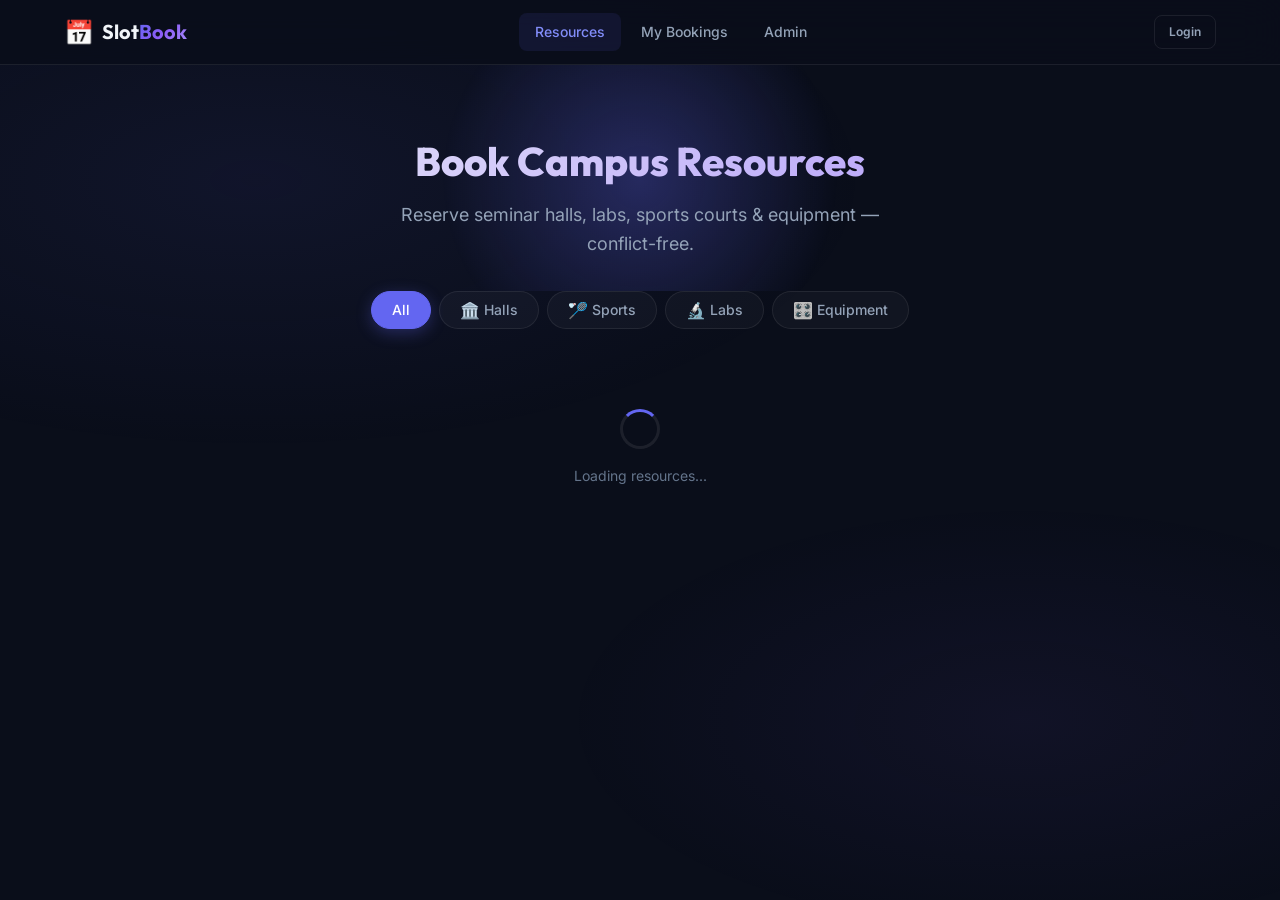
<file: slotbook/frontend/index.html>
<!DOCTYPE html>
<html lang="en">
<head>
    <meta charset="UTF-8">
    <meta name="viewport" content="width=device-width, initial-scale=1.0">
    <meta name="description" content="SlotBook — Campus Resource Booking System. Browse and book seminar halls, labs, sports courts, and equipment.">
    <title>SlotBook — Campus Resources</title>
    <link rel="preconnect" href="https://fonts.googleapis.com">
    <link rel="preconnect" href="https://fonts.gstatic.com" crossorigin>
    <link href="https://fonts.googleapis.com/css2?family=Inter:wght@300;400;500;600;700&family=Outfit:wght@400;500;600;700;800&display=swap" rel="stylesheet">
    <link rel="stylesheet" href="css/style.css">
</head>
<body>
    <!-- Navigation -->
    <nav class="navbar" id="main-nav">
        <div class="nav-container">
            <a href="index.html" class="nav-logo">
                <span class="logo-icon">📅</span>
                <span class="logo-text">Slot<span class="logo-accent">Book</span></span>
            </a>
            <div class="nav-links">
                <a href="index.html" class="nav-link active" id="nav-home">Resources</a>
                <a href="my-bookings.html" class="nav-link" id="nav-bookings">My Bookings</a>
                <a href="admin.html" class="nav-link" id="nav-admin">Admin</a>
            </div>
            <div class="nav-user" id="nav-user">
                <a href="login.html" class="btn btn-outline btn-sm" id="nav-login-btn">Login</a>
            </div>
        </div>
    </nav>

    <!-- Hero Section -->
    <section class="hero" id="hero-section">
        <div class="hero-content">
            <h1 class="hero-title">Book Campus Resources</h1>
            <p class="hero-subtitle">Reserve seminar halls, labs, sports courts & equipment — conflict-free.</p>
        </div>
        <div class="hero-glow"></div>
    </section>

    <!-- Filter Bar -->
    <section class="filter-section" id="filter-section">
        <div class="container">
            <div class="filter-bar">
                <button class="filter-btn active" data-category="" id="filter-all">All</button>
                <button class="filter-btn" data-category="HALL" id="filter-hall">
                    <span class="filter-icon">🏛️</span> Halls
                </button>
                <button class="filter-btn" data-category="SPORTS" id="filter-sports">
                    <span class="filter-icon">🏸</span> Sports
                </button>
                <button class="filter-btn" data-category="LAB" id="filter-lab">
                    <span class="filter-icon">🔬</span> Labs
                </button>
                <button class="filter-btn" data-category="EQUIPMENT" id="filter-equipment">
                    <span class="filter-icon">🎛️</span> Equipment
                </button>
            </div>
        </div>
    </section>

    <!-- Resource Grid -->
    <section class="resources-section" id="resources-section">
        <div class="container">
            <div class="resource-grid" id="resource-grid">
                <!-- Cards populated by resources.js -->
            </div>
            <div class="empty-state hidden" id="empty-state">
                <div class="empty-icon">📭</div>
                <h3>No resources found</h3>
                <p>Try a different category filter.</p>
            </div>
            <div class="loading-spinner" id="loading-spinner">
                <div class="spinner"></div>
                <p>Loading resources...</p>
            </div>
        </div>
    </section>

    <!-- Toast Container -->
    <div class="toast-container" id="toast-container"></div>

    <script src="js/api.js"></script>
    <script src="js/resources.js"></script>
</body>
</html>
</file>
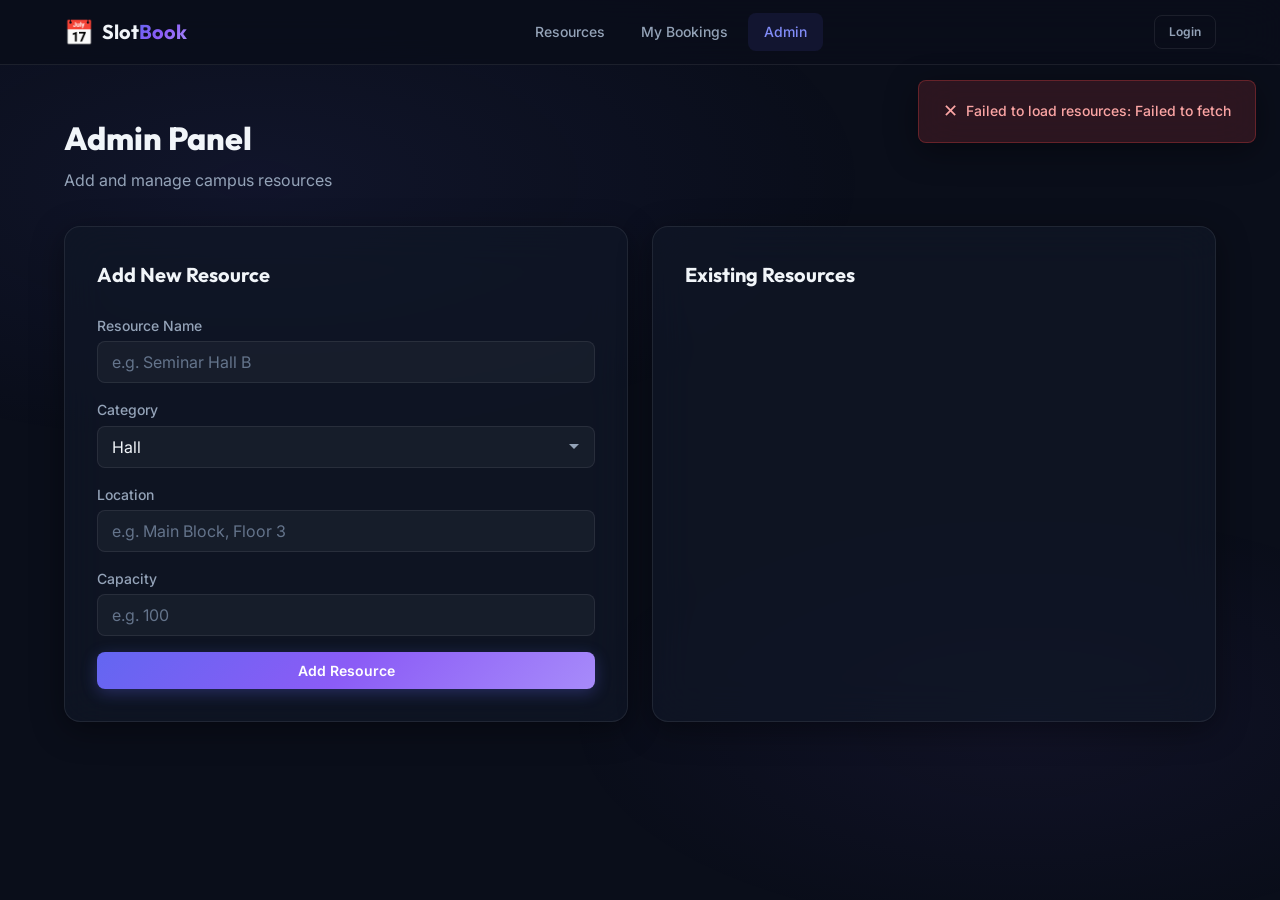
<file: slotbook/frontend/admin.html>
<!DOCTYPE html>
<html lang="en">
<head>
    <meta charset="UTF-8">
    <meta name="viewport" content="width=device-width, initial-scale=1.0">
    <meta name="description" content="Admin panel — Add and manage campus resources on SlotBook.">
    <title>SlotBook — Admin Panel</title>
    <link rel="preconnect" href="https://fonts.googleapis.com">
    <link rel="preconnect" href="https://fonts.gstatic.com" crossorigin>
    <link href="https://fonts.googleapis.com/css2?family=Inter:wght@300;400;500;600;700&family=Outfit:wght@400;500;600;700;800&display=swap" rel="stylesheet">
    <link rel="stylesheet" href="css/style.css">
</head>
<body>
    <!-- Navigation -->
    <nav class="navbar" id="main-nav">
        <div class="nav-container">
            <a href="index.html" class="nav-logo">
                <span class="logo-icon">📅</span>
                <span class="logo-text">Slot<span class="logo-accent">Book</span></span>
            </a>
            <div class="nav-links">
                <a href="index.html" class="nav-link" id="nav-home">Resources</a>
                <a href="my-bookings.html" class="nav-link" id="nav-bookings">My Bookings</a>
                <a href="admin.html" class="nav-link active" id="nav-admin">Admin</a>
            </div>
            <div class="nav-user" id="nav-user">
                <a href="login.html" class="btn btn-outline btn-sm" id="nav-login-btn">Login</a>
            </div>
        </div>
    </nav>

    <!-- Admin Section -->
    <section class="admin-section" id="admin-section">
        <div class="container">
            <div class="section-header">
                <h1>Admin Panel</h1>
                <p class="section-subtitle">Add and manage campus resources</p>
            </div>

            <div class="admin-grid">
                <!-- Add Resource Form -->
                <div class="admin-form-card glass-card" id="add-resource-card">
                    <h2>Add New Resource</h2>
                    <form class="admin-form" id="add-resource-form">
                        <div class="form-group">
                            <label for="resource-name-input" class="form-label">Resource Name</label>
                            <input type="text" id="resource-name-input" class="form-input" placeholder="e.g. Seminar Hall B" required>
                        </div>
                        <div class="form-group">
                            <label for="resource-category-input" class="form-label">Category</label>
                            <select id="resource-category-input" class="form-input" required>
                                <option value="HALL">Hall</option>
                                <option value="SPORTS">Sports</option>
                                <option value="LAB">Lab</option>
                                <option value="EQUIPMENT">Equipment</option>
                            </select>
                        </div>
                        <div class="form-group">
                            <label for="resource-location-input" class="form-label">Location</label>
                            <input type="text" id="resource-location-input" class="form-input" placeholder="e.g. Main Block, Floor 3" required>
                        </div>
                        <div class="form-group">
                            <label for="resource-capacity-input" class="form-label">Capacity</label>
                            <input type="number" id="resource-capacity-input" class="form-input" placeholder="e.g. 100" min="1" required>
                        </div>
                        <button type="submit" class="btn btn-primary btn-full" id="add-resource-btn">
                            <span class="btn-text">Add Resource</span>
                            <span class="btn-loader hidden"></span>
                        </button>
                    </form>
                </div>

                <!-- Existing Resources List -->
                <div class="admin-list-card glass-card" id="resources-list-card">
                    <h2>Existing Resources</h2>
                    <div class="admin-resources-list" id="admin-resources-list">
                        <!-- Populated by JS -->
                    </div>
                    <div class="loading-spinner hidden" id="admin-loading">
                        <div class="spinner"></div>
                    </div>
                </div>
            </div>
        </div>
    </section>

    <!-- Toast Container -->
    <div class="toast-container" id="toast-container"></div>

    <script src="js/api.js"></script>
    <script>
        // Admin page logic
        const addForm = document.getElementById('add-resource-form');
        const resourcesList = document.getElementById('admin-resources-list');
        const adminLoading = document.getElementById('admin-loading');

        // Load existing resources
        async function loadResources() {
            adminLoading.classList.remove('hidden');
            try {
                const resources = await getResources();
                renderResourcesList(resources);
            } catch (err) {
                showToast('Failed to load resources: ' + err.message, 'error');
            } finally {
                adminLoading.classList.add('hidden');
            }
        }

        function renderResourcesList(resources) {
            if (resources.length === 0) {
                resourcesList.innerHTML = '<p class="empty-text">No resources added yet.</p>';
                return;
            }
            resourcesList.innerHTML = resources.map(r => `
                <div class="admin-resource-item">
                    <div class="admin-resource-info">
                        <span class="category-badge category-${r.category.toLowerCase()}">${r.category}</span>
                        <strong>${r.name}</strong>
                        <span class="admin-resource-meta">📍 ${r.location} · 👥 ${r.capacity}</span>
                    </div>
                    <span class="status-badge ${r.isActive ? 'status-confirmed' : 'status-cancelled'}">
                        ${r.isActive ? 'Active' : 'Inactive'}
                    </span>
                </div>
            `).join('');
        }

        // Add resource
        addForm.addEventListener('submit', async (e) => {
            e.preventDefault();
            const resource = {
                name: document.getElementById('resource-name-input').value,
                category: document.getElementById('resource-category-input').value,
                location: document.getElementById('resource-location-input').value,
                capacity: parseInt(document.getElementById('resource-capacity-input').value)
            };

            try {
                await addResource(resource);
                showToast('Resource added successfully!', 'success');
                addForm.reset();
                loadResources();
            } catch (err) {
                showToast('Failed to add resource: ' + err.message, 'error');
            }
        });

        // Init
        updateNavAuth();
        loadResources();
    </script>
</body>
</html>
</file>
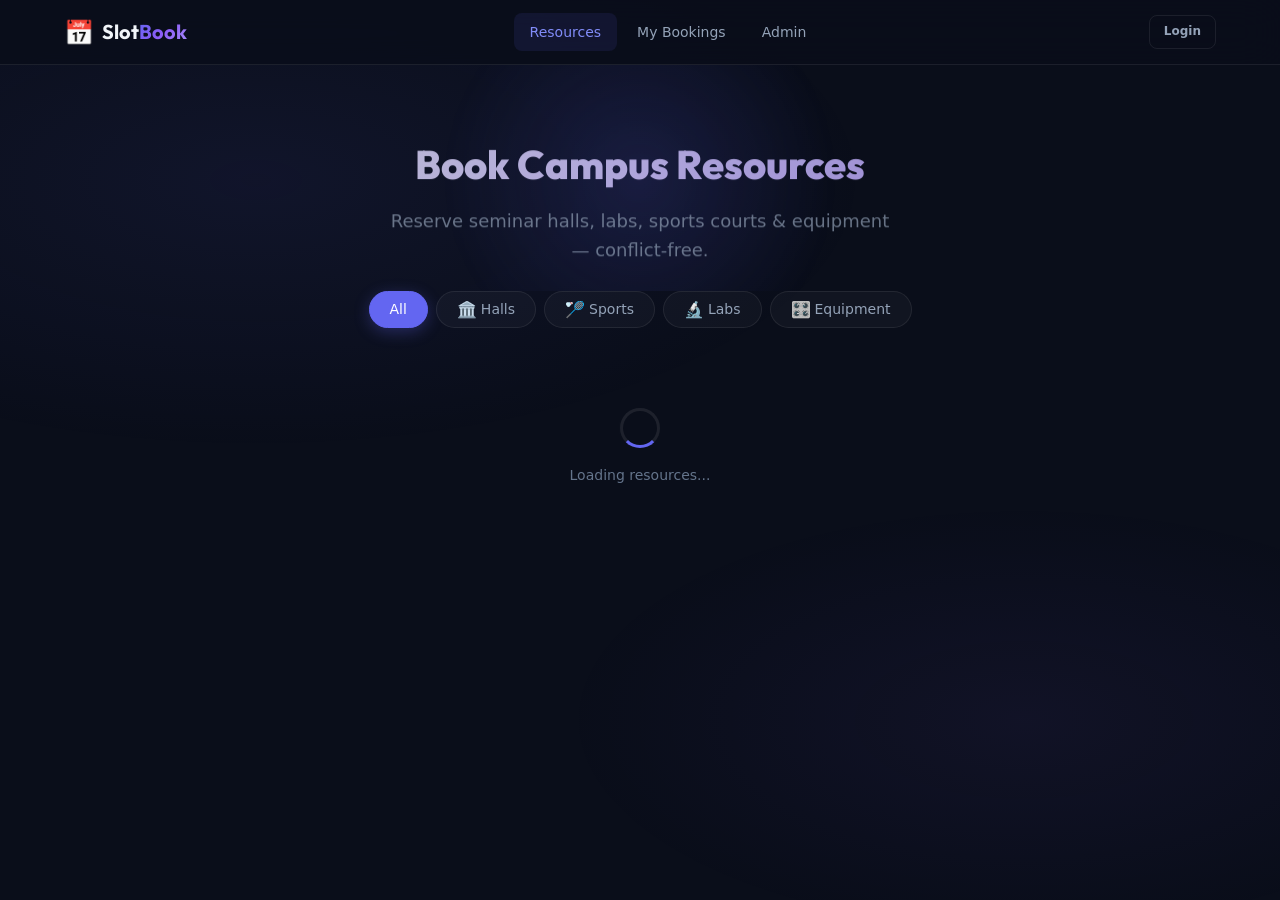
<file: slotbook/frontend/booking.html>
<!DOCTYPE html>
<html lang="en">
<head>
    <meta charset="UTF-8">
    <meta name="viewport" content="width=device-width, initial-scale=1.0">
    <meta name="description" content="Book a time slot for a campus resource on SlotBook.">
    <title>SlotBook — Book a Slot</title>
    <link rel="preconnect" href="https://fonts.googleapis.com">
    <link rel="preconnect" href="https://fonts.gstatic.com" crossorigin>
    <link href="https://fonts.googleapis.com/css2?family=Inter:wght@300;400;500;600;700&family=Outfit:wght@400;500;600;700;800&display=swap" rel="stylesheet">
    <link rel="stylesheet" href="css/style.css">
</head>
<body>
    <!-- Navigation -->
    <nav class="navbar" id="main-nav">
        <div class="nav-container">
            <a href="index.html" class="nav-logo">
                <span class="logo-icon">📅</span>
                <span class="logo-text">Slot<span class="logo-accent">Book</span></span>
            </a>
            <div class="nav-links">
                <a href="index.html" class="nav-link" id="nav-home">Resources</a>
                <a href="my-bookings.html" class="nav-link" id="nav-bookings">My Bookings</a>
                <a href="admin.html" class="nav-link" id="nav-admin">Admin</a>
            </div>
            <div class="nav-user" id="nav-user">
                <a href="login.html" class="btn btn-outline btn-sm" id="nav-login-btn">Login</a>
            </div>
        </div>
    </nav>

    <!-- Booking Section -->
    <section class="booking-section" id="booking-section">
        <div class="container">
            <!-- Resource Info Header -->
            <div class="booking-header glass-card" id="booking-header">
                <div class="booking-resource-info">
                    <span class="category-badge" id="resource-category">HALL</span>
                    <h1 id="resource-name">Loading...</h1>
                    <p class="resource-location" id="resource-location"></p>
                    <p class="resource-capacity" id="resource-capacity"></p>
                </div>
                <div class="booking-date-picker">
                    <label for="booking-date" class="form-label">Select Date</label>
                    <input type="date" id="booking-date" class="form-input">
                </div>
            </div>

            <!-- Timeline -->
            <div class="timeline-container glass-card" id="timeline-container">
                <h2 class="timeline-title">Available Slots</h2>
                <p class="timeline-hint">Click on a free slot to select it, then confirm your booking.</p>
                <div class="timeline" id="timeline">
                    <!-- Slots rendered by booking.js -->
                </div>
            </div>

            <!-- Booking Confirmation -->
            <div class="booking-confirm glass-card hidden" id="booking-confirm">
                <h3>Confirm Your Booking</h3>
                <div class="confirm-details">
                    <div class="confirm-item">
                        <span class="confirm-label">Resource</span>
                        <span class="confirm-value" id="confirm-resource"></span>
                    </div>
                    <div class="confirm-item">
                        <span class="confirm-label">Date</span>
                        <span class="confirm-value" id="confirm-date"></span>
                    </div>
                    <div class="confirm-item">
                        <span class="confirm-label">Time</span>
                        <span class="confirm-value" id="confirm-time"></span>
                    </div>
                </div>
                <div class="confirm-actions">
                    <button class="btn btn-primary" id="confirm-booking-btn">
                        <span class="btn-text">Confirm Booking</span>
                        <span class="btn-loader hidden"></span>
                    </button>
                    <button class="btn btn-outline" id="cancel-selection-btn">Cancel</button>
                </div>
            </div>

            <!-- Loading -->
            <div class="loading-spinner hidden" id="loading-spinner">
                <div class="spinner"></div>
                <p>Loading availability...</p>
            </div>
        </div>
    </section>

    <!-- Toast Container -->
    <div class="toast-container" id="toast-container"></div>

    <script src="js/api.js"></script>
    <script src="js/booking.js"></script>
</body>
</html>
</file>
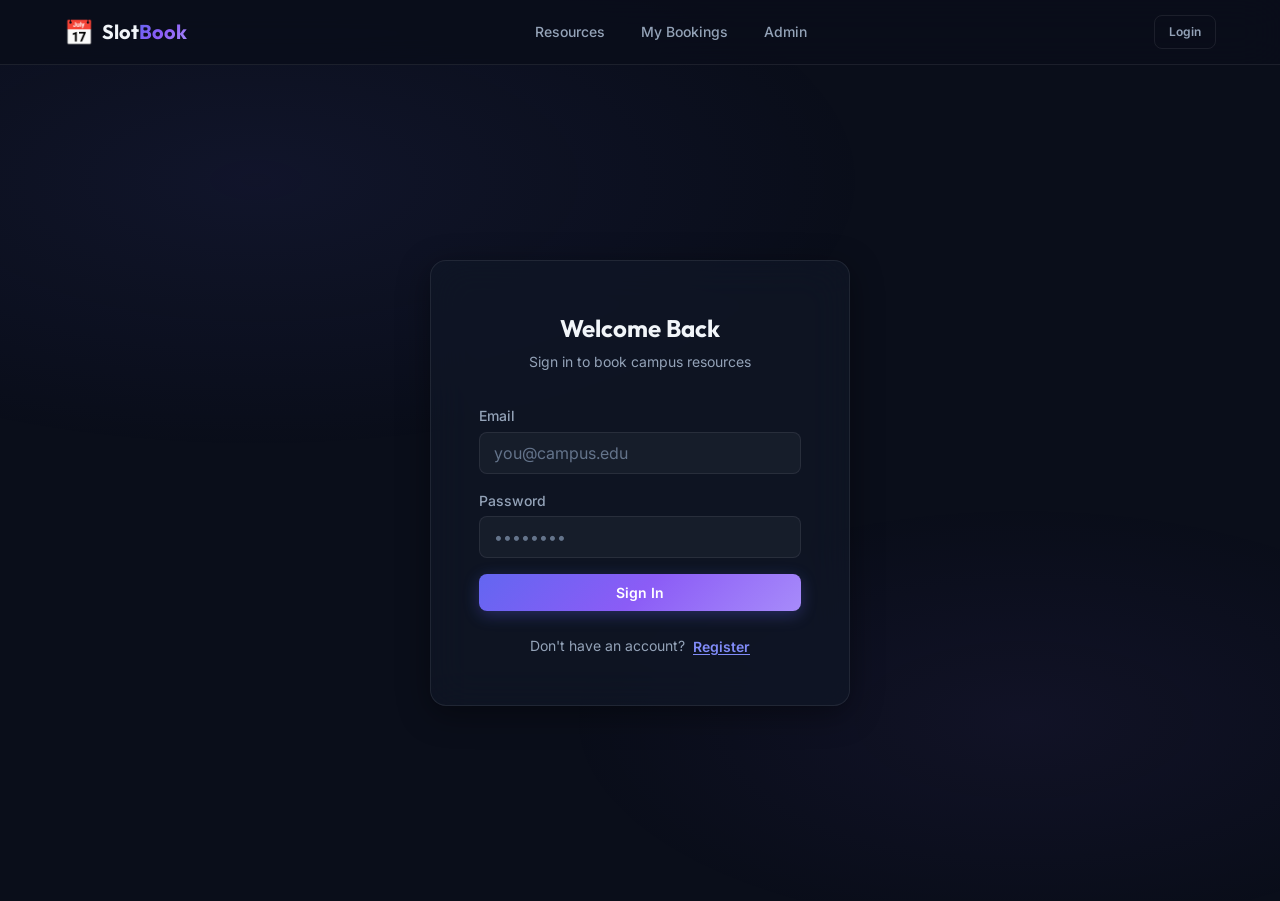
<file: slotbook/frontend/login.html>
<!DOCTYPE html>
<html lang="en">
<head>
    <meta charset="UTF-8">
    <meta name="viewport" content="width=device-width, initial-scale=1.0">
    <meta name="description" content="Login or register for SlotBook — Campus Resource Booking System.">
    <title>SlotBook — Login</title>
    <link rel="preconnect" href="https://fonts.googleapis.com">
    <link rel="preconnect" href="https://fonts.gstatic.com" crossorigin>
    <link href="https://fonts.googleapis.com/css2?family=Inter:wght@300;400;500;600;700&family=Outfit:wght@400;500;600;700;800&display=swap" rel="stylesheet">
    <link rel="stylesheet" href="css/style.css">
</head>
<body>
    <!-- Navigation -->
    <nav class="navbar" id="main-nav">
        <div class="nav-container">
            <a href="index.html" class="nav-logo">
                <span class="logo-icon">📅</span>
                <span class="logo-text">Slot<span class="logo-accent">Book</span></span>
            </a>
            <div class="nav-links">
                <a href="index.html" class="nav-link" id="nav-home">Resources</a>
                <a href="my-bookings.html" class="nav-link" id="nav-bookings">My Bookings</a>
                <a href="admin.html" class="nav-link" id="nav-admin">Admin</a>
            </div>
            <div class="nav-user" id="nav-user">
                <a href="login.html" class="btn btn-outline btn-sm active" id="nav-login-btn">Login</a>
            </div>
        </div>
    </nav>

    <!-- Auth Section -->
    <section class="auth-section" id="auth-section">
        <div class="auth-card glass-card">
            <div class="auth-header">
                <h1 id="auth-title">Welcome Back</h1>
                <p id="auth-subtitle">Sign in to book campus resources</p>
            </div>

            <!-- Login Form -->
            <form class="auth-form" id="login-form">
                <div class="form-group">
                    <label for="login-email" class="form-label">Email</label>
                    <input type="email" id="login-email" class="form-input" placeholder="you@campus.edu" required>
                </div>
                <div class="form-group">
                    <label for="login-password" class="form-label">Password</label>
                    <input type="password" id="login-password" class="form-input" placeholder="••••••••" required>
                </div>
                <button type="submit" class="btn btn-primary btn-full" id="login-submit-btn">
                    <span class="btn-text">Sign In</span>
                    <span class="btn-loader hidden"></span>
                </button>
            </form>

            <!-- Register Form -->
            <form class="auth-form hidden" id="register-form">
                <div class="form-group">
                    <label for="register-name" class="form-label">Full Name</label>
                    <input type="text" id="register-name" class="form-input" placeholder="John Doe" required>
                </div>
                <div class="form-group">
                    <label for="register-email" class="form-label">Email</label>
                    <input type="email" id="register-email" class="form-input" placeholder="you@campus.edu" required>
                </div>
                <div class="form-group">
                    <label for="register-password" class="form-label">Password</label>
                    <input type="password" id="register-password" class="form-input" placeholder="••••••••" required>
                </div>
                <div class="form-group">
                    <label for="register-role" class="form-label">Role</label>
                    <select id="register-role" class="form-input">
                        <option value="STUDENT">Student</option>
                        <option value="ADMIN">Admin</option>
                    </select>
                </div>
                <button type="submit" class="btn btn-primary btn-full" id="register-submit-btn">
                    <span class="btn-text">Create Account</span>
                    <span class="btn-loader hidden"></span>
                </button>
            </form>

            <div class="auth-error hidden" id="auth-error"></div>

            <div class="auth-toggle">
                <span id="toggle-text">Don't have an account?</span>
                <button class="btn-link" id="auth-toggle-btn">Register</button>
            </div>
        </div>
    </section>

    <!-- Toast Container -->
    <div class="toast-container" id="toast-container"></div>

    <script src="js/api.js"></script>
    <script>
        // Auth page logic
        const loginForm = document.getElementById('login-form');
        const registerForm = document.getElementById('register-form');
        const toggleBtn = document.getElementById('auth-toggle-btn');
        const toggleText = document.getElementById('toggle-text');
        const authTitle = document.getElementById('auth-title');
        const authSubtitle = document.getElementById('auth-subtitle');
        const authError = document.getElementById('auth-error');
        let isLogin = true;

        // If already logged in, redirect
        if (localStorage.getItem('userId')) {
            window.location.href = 'index.html';
        }

        toggleBtn.addEventListener('click', () => {
            isLogin = !isLogin;
            loginForm.classList.toggle('hidden');
            registerForm.classList.toggle('hidden');
            authError.classList.add('hidden');

            if (isLogin) {
                authTitle.textContent = 'Welcome Back';
                authSubtitle.textContent = 'Sign in to book campus resources';
                toggleText.textContent = "Don't have an account?";
                toggleBtn.textContent = 'Register';
            } else {
                authTitle.textContent = 'Create Account';
                authSubtitle.textContent = 'Join SlotBook to start booking';
                toggleText.textContent = 'Already have an account?';
                toggleBtn.textContent = 'Sign In';
            }
        });

        loginForm.addEventListener('submit', async (e) => {
            e.preventDefault();
            authError.classList.add('hidden');
            const email = document.getElementById('login-email').value;
            const password = document.getElementById('login-password').value;

            try {
                const user = await loginUser(email, password);
                localStorage.setItem('userId', user.userId);
                localStorage.setItem('userName', user.name);
                localStorage.setItem('userRole', user.role);
                window.location.href = 'index.html';
            } catch (err) {
                authError.textContent = err.message;
                authError.classList.remove('hidden');
            }
        });

        registerForm.addEventListener('submit', async (e) => {
            e.preventDefault();
            authError.classList.add('hidden');
            const name = document.getElementById('register-name').value;
            const email = document.getElementById('register-email').value;
            const password = document.getElementById('register-password').value;
            const role = document.getElementById('register-role').value;

            try {
                const user = await registerUser({ name, email, password, role });
                localStorage.setItem('userId', user.userId);
                localStorage.setItem('userName', user.name);
                localStorage.setItem('userRole', user.role);
                window.location.href = 'index.html';
            } catch (err) {
                authError.textContent = err.message;
                authError.classList.remove('hidden');
            }
        });

        // Update nav for logged in state
        updateNavAuth();
    </script>
</body>
</html>
</file>
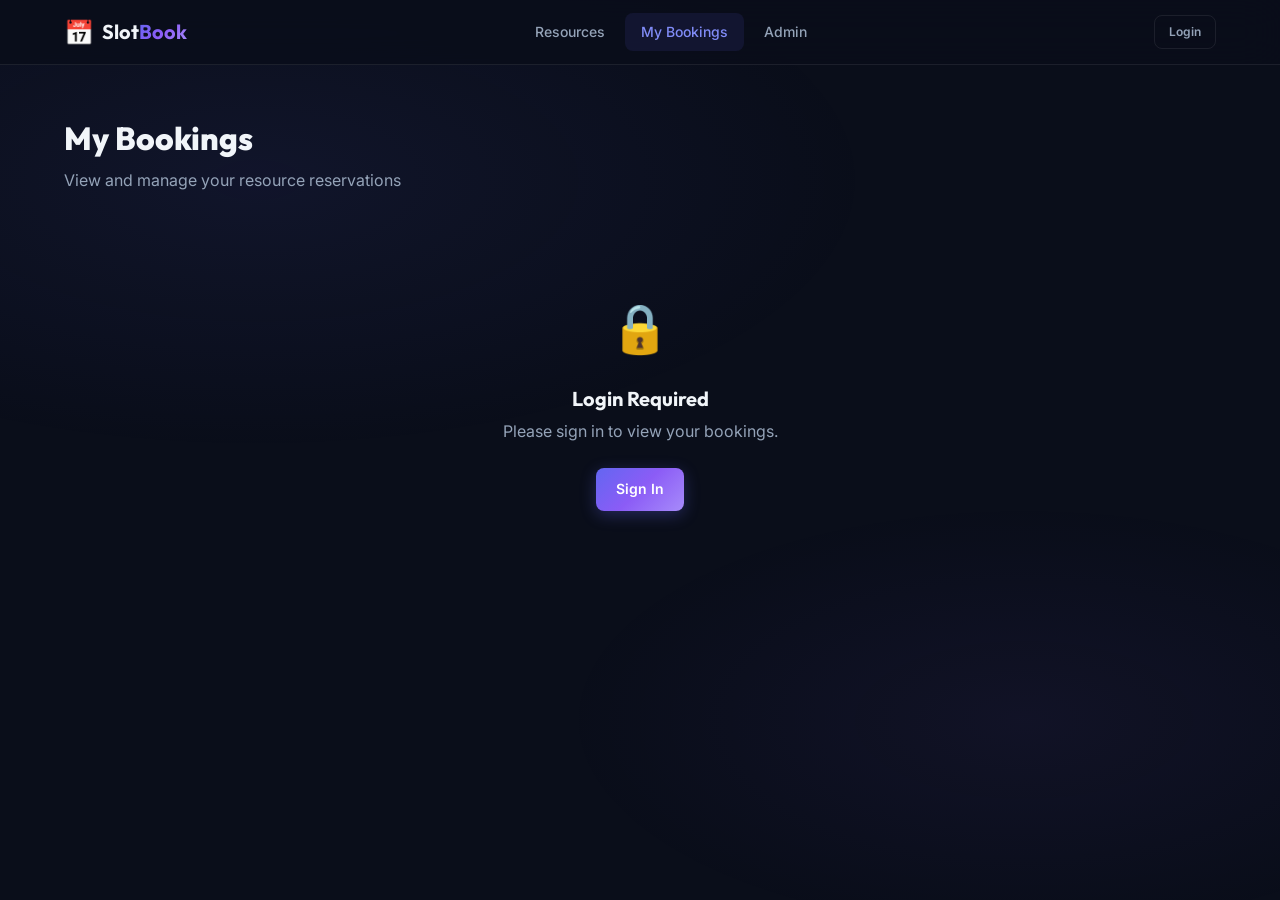
<file: slotbook/frontend/my-bookings.html>
<!DOCTYPE html>
<html lang="en">
<head>
    <meta charset="UTF-8">
    <meta name="viewport" content="width=device-width, initial-scale=1.0">
    <meta name="description" content="View and manage your campus resource bookings on SlotBook.">
    <title>SlotBook — My Bookings</title>
    <link rel="preconnect" href="https://fonts.googleapis.com">
    <link rel="preconnect" href="https://fonts.gstatic.com" crossorigin>
    <link href="https://fonts.googleapis.com/css2?family=Inter:wght@300;400;500;600;700&family=Outfit:wght@400;500;600;700;800&display=swap" rel="stylesheet">
    <link rel="stylesheet" href="css/style.css">
</head>
<body>
    <!-- Navigation -->
    <nav class="navbar" id="main-nav">
        <div class="nav-container">
            <a href="index.html" class="nav-logo">
                <span class="logo-icon">📅</span>
                <span class="logo-text">Slot<span class="logo-accent">Book</span></span>
            </a>
            <div class="nav-links">
                <a href="index.html" class="nav-link" id="nav-home">Resources</a>
                <a href="my-bookings.html" class="nav-link active" id="nav-bookings">My Bookings</a>
                <a href="admin.html" class="nav-link" id="nav-admin">Admin</a>
            </div>
            <div class="nav-user" id="nav-user">
                <a href="login.html" class="btn btn-outline btn-sm" id="nav-login-btn">Login</a>
            </div>
        </div>
    </nav>

    <!-- My Bookings Section -->
    <section class="mybookings-section" id="mybookings-section">
        <div class="container">
            <div class="section-header">
                <h1>My Bookings</h1>
                <p class="section-subtitle">View and manage your resource reservations</p>
            </div>

            <!-- Bookings Table -->
            <div class="bookings-table-wrapper glass-card" id="bookings-table-wrapper">
                <table class="bookings-table" id="bookings-table">
                    <thead>
                        <tr>
                            <th>Resource</th>
                            <th>Category</th>
                            <th>Date</th>
                            <th>Time</th>
                            <th>Status</th>
                            <th>Action</th>
                        </tr>
                    </thead>
                    <tbody id="bookings-tbody">
                        <!-- Rows populated by mybookings.js -->
                    </tbody>
                </table>
            </div>

            <!-- Empty State -->
            <div class="empty-state hidden" id="empty-state">
                <div class="empty-icon">📋</div>
                <h3>No bookings yet</h3>
                <p>Browse resources and book your first slot!</p>
                <a href="index.html" class="btn btn-primary">Browse Resources</a>
            </div>

            <!-- Login Required -->
            <div class="empty-state hidden" id="login-required">
                <div class="empty-icon">🔒</div>
                <h3>Login Required</h3>
                <p>Please sign in to view your bookings.</p>
                <a href="login.html" class="btn btn-primary">Sign In</a>
            </div>

            <!-- Loading -->
            <div class="loading-spinner" id="loading-spinner">
                <div class="spinner"></div>
                <p>Loading bookings...</p>
            </div>
        </div>
    </section>

    <!-- Toast Container -->
    <div class="toast-container" id="toast-container"></div>

    <script src="js/api.js"></script>
    <script src="js/mybookings.js"></script>
</body>
</html>
</file>
<file: slotbook/frontend/css/style.css>
/* ================================================================
   SlotBook — Campus Resource Booking System
   Premium Dark Theme with Glassmorphism
   ================================================================ */

/* ─── CSS Custom Properties (Design Tokens) ─────────────── */
:root {
    /* Colors — deep navy/purple palette */
    --bg-primary: #0a0e1a;
    --bg-secondary: #111827;
    --bg-tertiary: #1a2035;
    --surface: rgba(255, 255, 255, 0.03);
    --surface-hover: rgba(255, 255, 255, 0.06);
    --glass-bg: rgba(17, 24, 39, 0.7);
    --glass-border: rgba(255, 255, 255, 0.08);
    --glass-shadow: 0 8px 32px rgba(0, 0, 0, 0.4);

    /* Accent Colors */
    --accent-primary: #6366f1;
    --accent-primary-hover: #818cf8;
    --accent-primary-glow: rgba(99, 102, 241, 0.3);
    --accent-secondary: #8b5cf6;
    --accent-gradient: linear-gradient(135deg, #6366f1 0%, #8b5cf6 50%, #a78bfa 100%);
    --accent-gradient-hover: linear-gradient(135deg, #818cf8 0%, #a78bfa 50%, #c4b5fd 100%);

    /* Text */
    --text-primary: #f1f5f9;
    --text-secondary: #94a3b8;
    --text-muted: #64748b;
    --text-accent: #a78bfa;

    /* Status Colors */
    --success: #22c55e;
    --success-bg: rgba(34, 197, 94, 0.1);
    --danger: #ef4444;
    --danger-bg: rgba(239, 68, 68, 0.1);
    --warning: #f59e0b;
    --warning-bg: rgba(245, 158, 11, 0.1);
    --info: #3b82f6;

    /* Category Colors */
    --cat-hall: #6366f1;
    --cat-sports: #22c55e;
    --cat-lab: #f59e0b;
    --cat-equipment: #ec4899;

    /* Spacing */
    --space-xs: 0.25rem;
    --space-sm: 0.5rem;
    --space-md: 1rem;
    --space-lg: 1.5rem;
    --space-xl: 2rem;
    --space-2xl: 3rem;
    --space-3xl: 4rem;

    /* Typography */
    --font-body: 'Inter', system-ui, -apple-system, sans-serif;
    --font-heading: 'Outfit', 'Inter', sans-serif;
    --text-xs: 0.75rem;
    --text-sm: 0.875rem;
    --text-base: 1rem;
    --text-lg: 1.125rem;
    --text-xl: 1.25rem;
    --text-2xl: 1.5rem;
    --text-3xl: 2rem;
    --text-4xl: 2.5rem;

    /* Border Radius */
    --radius-sm: 0.5rem;
    --radius-md: 0.75rem;
    --radius-lg: 1rem;
    --radius-xl: 1.25rem;
    --radius-full: 9999px;

    /* Transitions */
    --transition-fast: 150ms cubic-bezier(0.4, 0, 0.2, 1);
    --transition-base: 250ms cubic-bezier(0.4, 0, 0.2, 1);
    --transition-slow: 400ms cubic-bezier(0.4, 0, 0.2, 1);
}

/* ─── Reset & Base ──────────────────────────────────────── */
*, *::before, *::after {
    margin: 0;
    padding: 0;
    box-sizing: border-box;
}

html {
    scroll-behavior: smooth;
    font-size: 16px;
}

body {
    font-family: var(--font-body);
    background: var(--bg-primary);
    color: var(--text-primary);
    line-height: 1.6;
    min-height: 100vh;
    overflow-x: hidden;
    -webkit-font-smoothing: antialiased;
    -moz-osx-font-smoothing: grayscale;
}

/* Background gradient */
body::before {
    content: '';
    position: fixed;
    top: 0;
    left: 0;
    width: 100%;
    height: 100%;
    background:
        radial-gradient(ellipse 80% 50% at 20% 20%, rgba(99, 102, 241, 0.08) 0%, transparent 60%),
        radial-gradient(ellipse 60% 40% at 80% 80%, rgba(139, 92, 246, 0.06) 0%, transparent 60%);
    pointer-events: none;
    z-index: 0;
}

.container {
    max-width: 1200px;
    margin: 0 auto;
    padding: 0 var(--space-lg);
    position: relative;
    z-index: 1;
}

.hidden {
    display: none !important;
}

/* ─── Glass Card ────────────────────────────────────────── */
.glass-card {
    background: var(--glass-bg);
    backdrop-filter: blur(20px);
    -webkit-backdrop-filter: blur(20px);
    border: 1px solid var(--glass-border);
    border-radius: var(--radius-lg);
    box-shadow: var(--glass-shadow);
}

/* ─── Navbar ────────────────────────────────────────────── */
.navbar {
    position: sticky;
    top: 0;
    z-index: 100;
    background: rgba(10, 14, 26, 0.85);
    backdrop-filter: blur(20px);
    -webkit-backdrop-filter: blur(20px);
    border-bottom: 1px solid var(--glass-border);
}

.nav-container {
    max-width: 1200px;
    margin: 0 auto;
    padding: 0 var(--space-lg);
    display: flex;
    align-items: center;
    justify-content: space-between;
    height: 64px;
}

.nav-logo {
    display: flex;
    align-items: center;
    gap: var(--space-sm);
    text-decoration: none;
    font-family: var(--font-heading);
    font-size: var(--text-xl);
    font-weight: 700;
    color: var(--text-primary);
    transition: opacity var(--transition-fast);
}

.nav-logo:hover {
    opacity: 0.9;
}

.logo-icon {
    font-size: 1.5rem;
}

.logo-accent {
    background: var(--accent-gradient);
    -webkit-background-clip: text;
    -webkit-text-fill-color: transparent;
    background-clip: text;
}

.nav-links {
    display: flex;
    gap: var(--space-xs);
}

.nav-link {
    text-decoration: none;
    color: var(--text-secondary);
    font-size: var(--text-sm);
    font-weight: 500;
    padding: var(--space-sm) var(--space-md);
    border-radius: var(--radius-sm);
    transition: all var(--transition-fast);
}

.nav-link:hover {
    color: var(--text-primary);
    background: var(--surface-hover);
}

.nav-link.active {
    color: var(--accent-primary-hover);
    background: rgba(99, 102, 241, 0.1);
}

.nav-user {
    display: flex;
    align-items: center;
}

.nav-user-info {
    display: flex;
    align-items: center;
    gap: var(--space-sm);
}

.nav-user-avatar {
    width: 32px;
    height: 32px;
    border-radius: var(--radius-full);
    background: var(--accent-gradient);
    display: flex;
    align-items: center;
    justify-content: center;
    font-weight: 700;
    font-size: var(--text-sm);
    color: white;
}

.nav-user-name {
    font-size: var(--text-sm);
    font-weight: 500;
    color: var(--text-secondary);
}

/* ─── Buttons ───────────────────────────────────────────── */
.btn {
    display: inline-flex;
    align-items: center;
    justify-content: center;
    gap: var(--space-sm);
    padding: 0.625rem 1.25rem;
    border-radius: var(--radius-sm);
    font-family: var(--font-body);
    font-size: var(--text-sm);
    font-weight: 600;
    text-decoration: none;
    border: none;
    cursor: pointer;
    transition: all var(--transition-base);
    position: relative;
    overflow: hidden;
}

.btn-primary {
    background: var(--accent-gradient);
    color: white;
    box-shadow: 0 4px 16px var(--accent-primary-glow);
}

.btn-primary:hover {
    background: var(--accent-gradient-hover);
    box-shadow: 0 6px 24px var(--accent-primary-glow);
    transform: translateY(-1px);
}

.btn-primary:active {
    transform: translateY(0);
}

.btn-outline {
    background: transparent;
    color: var(--text-secondary);
    border: 1px solid var(--glass-border);
}

.btn-outline:hover {
    background: var(--surface-hover);
    color: var(--text-primary);
    border-color: rgba(255, 255, 255, 0.15);
}

.btn-danger {
    background: var(--danger);
    color: white;
}

.btn-danger:hover {
    background: #dc2626;
    box-shadow: 0 4px 16px rgba(239, 68, 68, 0.3);
}

.btn-sm {
    padding: 0.375rem 0.875rem;
    font-size: var(--text-xs);
}

.btn-full {
    width: 100%;
}

.btn-link {
    background: none;
    border: none;
    color: var(--accent-primary-hover);
    cursor: pointer;
    font-family: var(--font-body);
    font-size: var(--text-sm);
    font-weight: 600;
    text-decoration: underline;
    text-underline-offset: 2px;
}

.btn-link:hover {
    color: var(--text-accent);
}

.btn-loader {
    width: 18px;
    height: 18px;
    border: 2px solid rgba(255, 255, 255, 0.3);
    border-top-color: white;
    border-radius: 50%;
    animation: spin 0.6s linear infinite;
}

/* ─── Hero Section ──────────────────────────────────────── */
.hero {
    text-align: center;
    padding: var(--space-3xl) var(--space-lg) var(--space-xl);
    position: relative;
    overflow: hidden;
}

.hero-content {
    position: relative;
    z-index: 1;
}

.hero-title {
    font-family: var(--font-heading);
    font-size: var(--text-4xl);
    font-weight: 800;
    background: linear-gradient(135deg, var(--text-primary) 0%, var(--text-accent) 100%);
    -webkit-background-clip: text;
    -webkit-text-fill-color: transparent;
    background-clip: text;
    margin-bottom: var(--space-sm);
    animation: fadeInUp 0.6s ease-out;
}

.hero-subtitle {
    color: var(--text-secondary);
    font-size: var(--text-lg);
    max-width: 500px;
    margin: 0 auto;
    animation: fadeInUp 0.6s ease-out 0.1s both;
}

.hero-glow {
    position: absolute;
    top: 50%;
    left: 50%;
    width: 400px;
    height: 400px;
    background: radial-gradient(circle, var(--accent-primary-glow) 0%, transparent 70%);
    transform: translate(-50%, -50%);
    pointer-events: none;
    animation: pulse-glow 4s ease-in-out infinite;
}

/* ─── Filter Bar ────────────────────────────────────────── */
.filter-section {
    padding: 0 0 var(--space-xl);
    position: relative;
    z-index: 1;
}

.filter-bar {
    display: flex;
    gap: var(--space-sm);
    justify-content: center;
    flex-wrap: wrap;
}

.filter-btn {
    display: inline-flex;
    align-items: center;
    gap: var(--space-xs);
    padding: 0.5rem 1.25rem;
    border-radius: var(--radius-full);
    font-family: var(--font-body);
    font-size: var(--text-sm);
    font-weight: 500;
    color: var(--text-secondary);
    background: var(--surface);
    border: 1px solid var(--glass-border);
    cursor: pointer;
    transition: all var(--transition-base);
}

.filter-btn:hover {
    background: var(--surface-hover);
    color: var(--text-primary);
    border-color: rgba(255, 255, 255, 0.15);
}

.filter-btn.active {
    background: var(--accent-primary);
    color: white;
    border-color: var(--accent-primary);
    box-shadow: 0 4px 16px var(--accent-primary-glow);
}

.filter-icon {
    font-size: var(--text-base);
}

/* ─── Resource Grid ─────────────────────────────────────── */
.resources-section {
    padding: 0 0 var(--space-3xl);
    position: relative;
    z-index: 1;
}

.resource-grid {
    display: grid;
    grid-template-columns: repeat(auto-fill, minmax(300px, 1fr));
    gap: var(--space-lg);
}

/* ─── Resource Card ─────────────────────────────────────── */
.resource-card {
    padding: var(--space-lg);
    transition: all var(--transition-base);
    animation: fadeInUp 0.5s ease-out both;
}

.resource-card:hover {
    transform: translateY(-4px);
    border-color: rgba(255, 255, 255, 0.12);
    box-shadow: 0 12px 40px rgba(0, 0, 0, 0.5), 0 0 0 1px rgba(99, 102, 241, 0.1);
}

.card-header {
    display: flex;
    justify-content: space-between;
    align-items: center;
    margin-bottom: var(--space-md);
}

.card-title {
    font-family: var(--font-heading);
    font-size: var(--text-xl);
    font-weight: 700;
    margin-bottom: var(--space-xs);
    color: var(--text-primary);
}

.card-location {
    color: var(--text-secondary);
    font-size: var(--text-sm);
    margin-bottom: var(--space-lg);
}

.card-capacity {
    color: var(--text-muted);
    font-size: var(--text-sm);
}

.card-btn {
    margin-top: auto;
}

/* ─── Category Badges ───────────────────────────────────── */
.category-badge {
    display: inline-flex;
    align-items: center;
    gap: var(--space-xs);
    padding: 0.25rem 0.75rem;
    border-radius: var(--radius-full);
    font-size: var(--text-xs);
    font-weight: 600;
    text-transform: uppercase;
    letter-spacing: 0.05em;
}

.category-hall {
    background: rgba(99, 102, 241, 0.15);
    color: #a5b4fc;
    border: 1px solid rgba(99, 102, 241, 0.2);
}

.category-sports {
    background: rgba(34, 197, 94, 0.15);
    color: #86efac;
    border: 1px solid rgba(34, 197, 94, 0.2);
}

.category-lab {
    background: rgba(245, 158, 11, 0.15);
    color: #fcd34d;
    border: 1px solid rgba(245, 158, 11, 0.2);
}

.category-equipment {
    background: rgba(236, 72, 153, 0.15);
    color: #f9a8d4;
    border: 1px solid rgba(236, 72, 153, 0.2);
}

/* ─── Auth Section ──────────────────────────────────────── */
.auth-section {
    min-height: calc(100vh - 64px);
    display: flex;
    align-items: center;
    justify-content: center;
    padding: var(--space-xl);
    position: relative;
    z-index: 1;
}

.auth-card {
    width: 100%;
    max-width: 420px;
    padding: var(--space-2xl);
    animation: fadeInUp 0.5s ease-out;
}

.auth-header {
    text-align: center;
    margin-bottom: var(--space-xl);
}

.auth-header h1 {
    font-family: var(--font-heading);
    font-size: var(--text-2xl);
    font-weight: 700;
    margin-bottom: var(--space-xs);
}

.auth-header p {
    color: var(--text-secondary);
    font-size: var(--text-sm);
}

.auth-form {
    display: flex;
    flex-direction: column;
    gap: var(--space-md);
}

.auth-error {
    padding: var(--space-md);
    background: var(--danger-bg);
    border: 1px solid rgba(239, 68, 68, 0.2);
    border-radius: var(--radius-sm);
    color: #fca5a5;
    font-size: var(--text-sm);
    text-align: center;
    margin-top: var(--space-md);
    animation: shake 0.5s ease-out;
}

.auth-toggle {
    text-align: center;
    margin-top: var(--space-lg);
    color: var(--text-secondary);
    font-size: var(--text-sm);
    display: flex;
    gap: var(--space-sm);
    justify-content: center;
}

/* ─── Forms ─────────────────────────────────────────────── */
.form-group {
    display: flex;
    flex-direction: column;
    gap: var(--space-xs);
}

.form-label {
    font-size: var(--text-sm);
    font-weight: 500;
    color: var(--text-secondary);
}

.form-input {
    padding: 0.625rem 0.875rem;
    background: rgba(255, 255, 255, 0.04);
    border: 1px solid var(--glass-border);
    border-radius: var(--radius-sm);
    color: var(--text-primary);
    font-family: var(--font-body);
    font-size: var(--text-base);
    transition: all var(--transition-fast);
    outline: none;
}

.form-input::placeholder {
    color: var(--text-muted);
}

.form-input:focus {
    border-color: var(--accent-primary);
    box-shadow: 0 0 0 3px var(--accent-primary-glow);
    background: rgba(255, 255, 255, 0.06);
}

select.form-input {
    cursor: pointer;
    appearance: none;
    background-image: url("data:image/svg+xml,%3Csvg xmlns='http://www.w3.org/2000/svg' width='12' height='12' viewBox='0 0 12 12'%3E%3Cpath fill='%2394a3b8' d='M6 8L1 3h10z'/%3E%3C/svg%3E");
    background-repeat: no-repeat;
    background-position: right 0.875rem center;
    padding-right: 2.5rem;
}

select.form-input option {
    background: var(--bg-secondary);
    color: var(--text-primary);
}

/* ─── Booking Section ───────────────────────────────────── */
.booking-section {
    padding: var(--space-xl) 0 var(--space-3xl);
    position: relative;
    z-index: 1;
}

.booking-header {
    padding: var(--space-lg);
    display: flex;
    justify-content: space-between;
    align-items: flex-start;
    gap: var(--space-lg);
    margin-bottom: var(--space-lg);
    animation: fadeInUp 0.5s ease-out;
}

.booking-resource-info h1 {
    font-family: var(--font-heading);
    font-size: var(--text-2xl);
    font-weight: 700;
    margin-top: var(--space-sm);
}

.resource-location, .resource-capacity {
    color: var(--text-secondary);
    font-size: var(--text-sm);
    margin-top: var(--space-xs);
}

.booking-date-picker {
    display: flex;
    flex-direction: column;
    gap: var(--space-xs);
    min-width: 200px;
}

/* ─── Timeline ──────────────────────────────────────────── */
.timeline-container {
    padding: var(--space-lg);
    margin-bottom: var(--space-lg);
    animation: fadeInUp 0.5s ease-out 0.1s both;
}

.timeline-title {
    font-family: var(--font-heading);
    font-size: var(--text-xl);
    font-weight: 700;
    margin-bottom: var(--space-xs);
}

.timeline-hint {
    color: var(--text-muted);
    font-size: var(--text-sm);
    margin-bottom: var(--space-lg);
}

.timeline {
    display: flex;
    flex-direction: column;
    gap: var(--space-sm);
}

.timeline-slot {
    display: flex;
    justify-content: space-between;
    align-items: center;
    padding: var(--space-md) var(--space-lg);
    border-radius: var(--radius-sm);
    border: 1px solid transparent;
    transition: all var(--transition-base);
    animation: fadeInUp 0.3s ease-out both;
}

.timeline-slot:nth-child(1) { animation-delay: 0.02s; }
.timeline-slot:nth-child(2) { animation-delay: 0.04s; }
.timeline-slot:nth-child(3) { animation-delay: 0.06s; }
.timeline-slot:nth-child(4) { animation-delay: 0.08s; }
.timeline-slot:nth-child(5) { animation-delay: 0.10s; }
.timeline-slot:nth-child(6) { animation-delay: 0.12s; }
.timeline-slot:nth-child(7) { animation-delay: 0.14s; }
.timeline-slot:nth-child(8) { animation-delay: 0.16s; }
.timeline-slot:nth-child(9) { animation-delay: 0.18s; }
.timeline-slot:nth-child(10) { animation-delay: 0.20s; }
.timeline-slot:nth-child(11) { animation-delay: 0.22s; }
.timeline-slot:nth-child(12) { animation-delay: 0.24s; }
.timeline-slot:nth-child(13) { animation-delay: 0.26s; }

.slot-free {
    background: rgba(34, 197, 94, 0.06);
    border-color: rgba(34, 197, 94, 0.15);
    cursor: pointer;
}

.slot-free:hover {
    background: rgba(34, 197, 94, 0.12);
    border-color: rgba(34, 197, 94, 0.3);
    transform: translateX(4px);
}

.slot-booked {
    background: rgba(239, 68, 68, 0.06);
    border-color: rgba(239, 68, 68, 0.12);
    opacity: 0.6;
    cursor: not-allowed;
}

.slot-selected {
    background: rgba(99, 102, 241, 0.15) !important;
    border-color: var(--accent-primary) !important;
    box-shadow: 0 0 0 3px var(--accent-primary-glow);
    transform: translateX(4px);
    opacity: 1 !important;
}

.slot-time {
    display: flex;
    align-items: center;
    gap: var(--space-sm);
    font-weight: 600;
    font-size: var(--text-sm);
    min-width: 160px;
}

.slot-dash {
    color: var(--text-muted);
}

.slot-free-label {
    color: var(--success);
    font-size: var(--text-sm);
    font-weight: 500;
}

.slot-booked-label {
    color: #fca5a5;
    font-size: var(--text-sm);
    font-weight: 500;
}

/* ─── Booking Confirm Panel ─────────────────────────────── */
.booking-confirm {
    padding: var(--space-lg);
    border: 1px solid var(--accent-primary);
    animation: fadeInUp 0.4s ease-out;
}

.booking-confirm h3 {
    font-family: var(--font-heading);
    font-size: var(--text-lg);
    font-weight: 700;
    margin-bottom: var(--space-md);
}

.confirm-details {
    display: flex;
    flex-direction: column;
    gap: var(--space-sm);
    margin-bottom: var(--space-lg);
}

.confirm-item {
    display: flex;
    justify-content: space-between;
    align-items: center;
    padding: var(--space-sm) 0;
    border-bottom: 1px solid var(--glass-border);
}

.confirm-label {
    color: var(--text-secondary);
    font-size: var(--text-sm);
}

.confirm-value {
    font-weight: 600;
    font-size: var(--text-sm);
}

.confirm-actions {
    display: flex;
    gap: var(--space-md);
}

.confirm-actions .btn {
    flex: 1;
}

/* ─── My Bookings Section ───────────────────────────────── */
.mybookings-section {
    padding: var(--space-2xl) 0 var(--space-3xl);
    position: relative;
    z-index: 1;
}

.section-header {
    margin-bottom: var(--space-xl);
    animation: fadeInUp 0.5s ease-out;
}

.section-header h1 {
    font-family: var(--font-heading);
    font-size: var(--text-3xl);
    font-weight: 800;
    margin-bottom: var(--space-xs);
}

.section-subtitle {
    color: var(--text-secondary);
    font-size: var(--text-base);
}

/* ─── Bookings Table ────────────────────────────────────── */
.bookings-table-wrapper {
    overflow-x: auto;
    padding: var(--space-md);
    animation: fadeInUp 0.5s ease-out 0.1s both;
}

.bookings-table {
    width: 100%;
    border-collapse: collapse;
    font-size: var(--text-sm);
}

.bookings-table th {
    text-align: left;
    padding: var(--space-md) var(--space-lg);
    color: var(--text-muted);
    font-weight: 600;
    font-size: var(--text-xs);
    text-transform: uppercase;
    letter-spacing: 0.08em;
    border-bottom: 1px solid var(--glass-border);
}

.bookings-table td {
    padding: var(--space-md) var(--space-lg);
    border-bottom: 1px solid rgba(255, 255, 255, 0.03);
    vertical-align: middle;
}

.booking-row {
    transition: background var(--transition-fast);
}

.booking-row:hover {
    background: var(--surface-hover);
}

.row-cancelled {
    opacity: 0.5;
}

.table-location {
    display: block;
    color: var(--text-muted);
    font-size: var(--text-xs);
    margin-top: 2px;
}

/* ─── Status Badges ─────────────────────────────────────── */
.status-badge {
    display: inline-flex;
    align-items: center;
    padding: 0.25rem 0.75rem;
    border-radius: var(--radius-full);
    font-size: var(--text-xs);
    font-weight: 600;
    text-transform: uppercase;
    letter-spacing: 0.05em;
}

.status-confirmed {
    background: var(--success-bg);
    color: #86efac;
    border: 1px solid rgba(34, 197, 94, 0.2);
}

.status-cancelled {
    background: var(--danger-bg);
    color: #fca5a5;
    border: 1px solid rgba(239, 68, 68, 0.2);
}

/* ─── Admin Section ─────────────────────────────────────── */
.admin-section {
    padding: var(--space-2xl) 0 var(--space-3xl);
    position: relative;
    z-index: 1;
}

.admin-grid {
    display: grid;
    grid-template-columns: 1fr 1fr;
    gap: var(--space-lg);
}

.admin-form-card, .admin-list-card {
    padding: var(--space-xl);
    animation: fadeInUp 0.5s ease-out;
}

.admin-form-card h2, .admin-list-card h2 {
    font-family: var(--font-heading);
    font-size: var(--text-xl);
    font-weight: 700;
    margin-bottom: var(--space-lg);
}

.admin-form {
    display: flex;
    flex-direction: column;
    gap: var(--space-md);
}

.admin-resources-list {
    display: flex;
    flex-direction: column;
    gap: var(--space-sm);
}

.admin-resource-item {
    display: flex;
    justify-content: space-between;
    align-items: center;
    padding: var(--space-md);
    background: var(--surface);
    border-radius: var(--radius-sm);
    border: 1px solid var(--glass-border);
    transition: all var(--transition-fast);
}

.admin-resource-item:hover {
    background: var(--surface-hover);
}

.admin-resource-info {
    display: flex;
    flex-direction: column;
    gap: var(--space-xs);
}

.admin-resource-meta {
    font-size: var(--text-xs);
    color: var(--text-muted);
}

.empty-text {
    color: var(--text-muted);
    text-align: center;
    padding: var(--space-xl);
}

/* ─── Empty State ───────────────────────────────────────── */
.empty-state {
    text-align: center;
    padding: var(--space-3xl) var(--space-xl);
    animation: fadeInUp 0.5s ease-out;
}

.empty-icon {
    font-size: 3rem;
    margin-bottom: var(--space-md);
}

.empty-state h3 {
    font-family: var(--font-heading);
    font-size: var(--text-xl);
    font-weight: 700;
    margin-bottom: var(--space-xs);
}

.empty-state p {
    color: var(--text-secondary);
    margin-bottom: var(--space-lg);
}

/* ─── Loading Spinner ───────────────────────────────────── */
.loading-spinner {
    text-align: center;
    padding: var(--space-2xl);
}

.spinner {
    width: 40px;
    height: 40px;
    border: 3px solid var(--glass-border);
    border-top-color: var(--accent-primary);
    border-radius: 50%;
    animation: spin 0.8s linear infinite;
    margin: 0 auto var(--space-md);
}

.loading-spinner p {
    color: var(--text-muted);
    font-size: var(--text-sm);
}

/* ─── Toast Notifications ───────────────────────────────── */
.toast-container {
    position: fixed;
    top: 80px;
    right: var(--space-lg);
    z-index: 1000;
    display: flex;
    flex-direction: column;
    gap: var(--space-sm);
}

.toast {
    display: flex;
    align-items: center;
    gap: var(--space-sm);
    padding: var(--space-md) var(--space-lg);
    border-radius: var(--radius-sm);
    font-size: var(--text-sm);
    font-weight: 500;
    transform: translateX(120%);
    transition: transform var(--transition-slow);
    backdrop-filter: blur(20px);
    -webkit-backdrop-filter: blur(20px);
    min-width: 280px;
    box-shadow: 0 8px 32px rgba(0, 0, 0, 0.4);
}

.toast-show {
    transform: translateX(0);
}

.toast-success {
    background: rgba(34, 197, 94, 0.15);
    border: 1px solid rgba(34, 197, 94, 0.3);
    color: #86efac;
}

.toast-error {
    background: rgba(239, 68, 68, 0.15);
    border: 1px solid rgba(239, 68, 68, 0.3);
    color: #fca5a5;
}

.toast-info {
    background: rgba(59, 130, 246, 0.15);
    border: 1px solid rgba(59, 130, 246, 0.3);
    color: #93c5fd;
}

.toast-icon {
    font-size: var(--text-lg);
    font-weight: 700;
}

.text-muted {
    color: var(--text-muted);
}

/* ─── Animations ────────────────────────────────────────── */
@keyframes fadeInUp {
    from {
        opacity: 0;
        transform: translateY(20px);
    }
    to {
        opacity: 1;
        transform: translateY(0);
    }
}

@keyframes spin {
    to { transform: rotate(360deg); }
}

@keyframes pulse-glow {
    0%, 100% { opacity: 0.5; transform: translate(-50%, -50%) scale(1); }
    50% { opacity: 0.8; transform: translate(-50%, -50%) scale(1.1); }
}

@keyframes shake {
    0%, 100% { transform: translateX(0); }
    10%, 50%, 90% { transform: translateX(-4px); }
    30%, 70% { transform: translateX(4px); }
}

/* ─── Responsive ────────────────────────────────────────── */
@media (max-width: 768px) {
    .hero-title {
        font-size: var(--text-2xl);
    }

    .resource-grid {
        grid-template-columns: 1fr;
    }

    .admin-grid {
        grid-template-columns: 1fr;
    }

    .booking-header {
        flex-direction: column;
    }

    .booking-date-picker {
        min-width: 100%;
    }

    .nav-links {
        gap: 0;
    }

    .nav-link {
        padding: var(--space-sm);
        font-size: var(--text-xs);
    }

    .bookings-table {
        font-size: var(--text-xs);
    }

    .bookings-table th,
    .bookings-table td {
        padding: var(--space-sm) var(--space-md);
    }

    .confirm-actions {
        flex-direction: column;
    }

    .slot-time {
        min-width: 120px;
    }
}

@media (max-width: 480px) {
    .nav-container {
        padding: 0 var(--space-md);
    }

    .container {
        padding: 0 var(--space-md);
    }

    .hero {
        padding: var(--space-xl) var(--space-md) var(--space-md);
    }

    .filter-bar {
        gap: var(--space-xs);
    }

    .filter-btn {
        padding: 0.375rem 0.75rem;
        font-size: var(--text-xs);
    }
}
</file>
